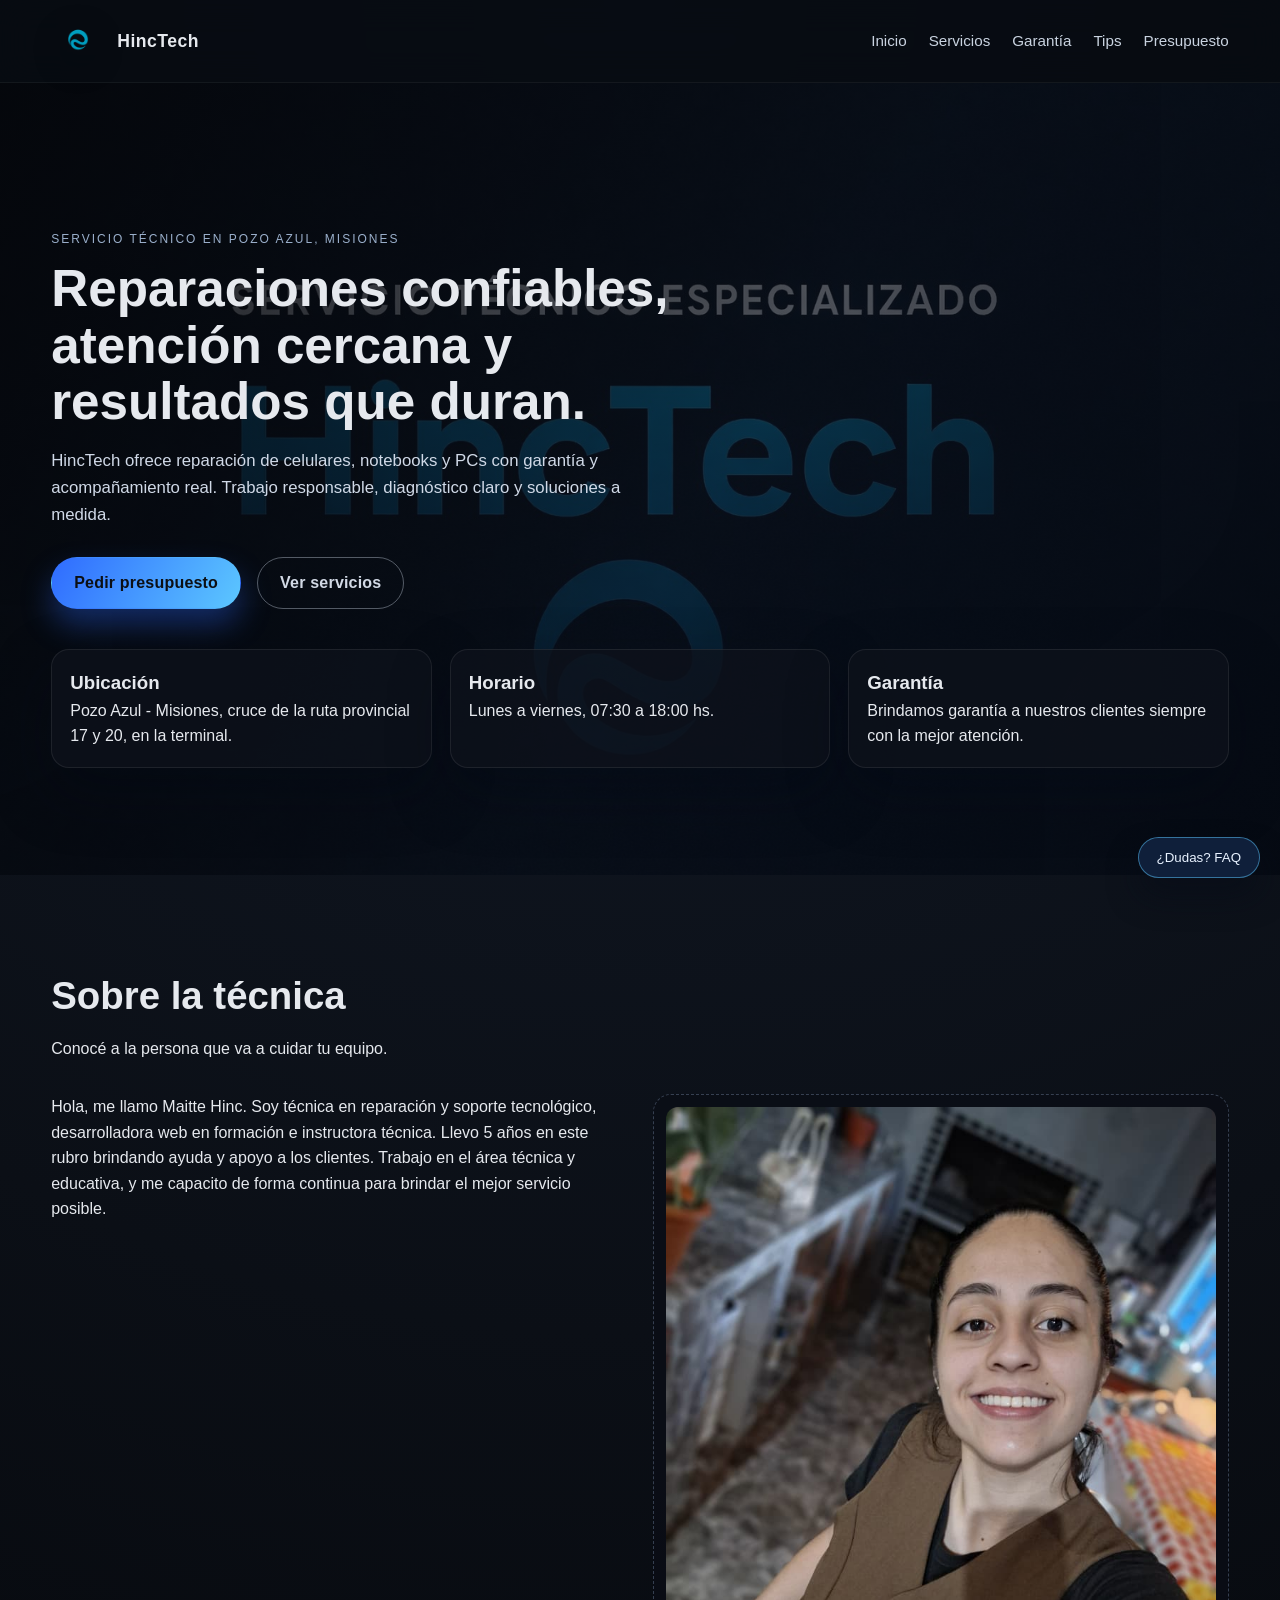
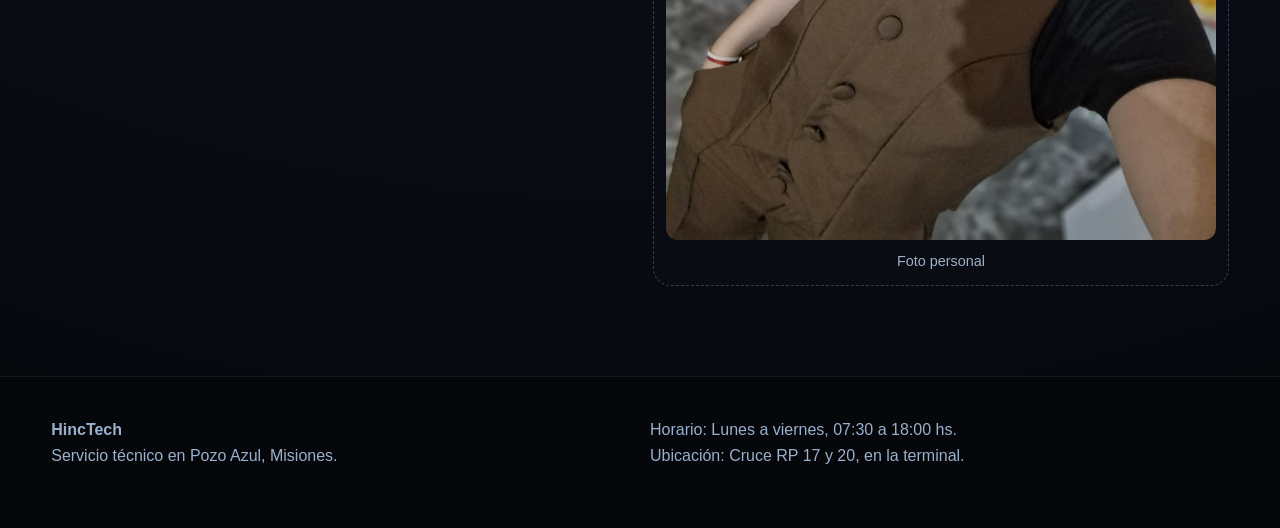
<file: index.html>
﻿<!doctype html>
<html lang="es-AR">
<head>
  <meta charset="utf-8" />
  <meta name="viewport" content="width=device-width, initial-scale=1" />
  <meta name="description" content="HincTech - Servicio técnico en Pozo Azul, Misiones. Reparación de celulares, notebooks y PCs con garantía." />
  <meta name="referrer" content="no-referrer" />
  <meta http-equiv="Permissions-Policy" content="geolocation=(), microphone=(), camera=()" />
  <meta http-equiv="Content-Security-Policy" content="default-src 'self'; img-src 'self' data:; style-src 'self' 'unsafe-inline' https://fonts.googleapis.com; font-src https://fonts.gstatic.com; script-src 'self'; base-uri 'self'; form-action 'self' https://wa.me; frame-ancestors 'none'" />
  <title>HincTech | Inicio</title>

  <link rel="preconnect" href="https://fonts.googleapis.com" />
  <link rel="preconnect" href="https://fonts.gstatic.com" crossorigin />
  <link href="https://fonts.googleapis.com/css2?family=Sora:wght@300;400;600;700&family=Space+Grotesk:wght@400;600&display=swap" rel="stylesheet" />
  <link rel="stylesheet" href="styles.css" />
</head>
<body>
  <a class="skip-link" href="#inicio">Saltar al contenido</a>

  <header class="site-header">
    <div class="container header-inner">
      <a class="brand" href="index.html" aria-label="HincTech">
        <img src="logo.png" alt="Logo de HincTech" width="140" height="140" />
        <span>HincTech</span>
      </a>

      <button class="nav-toggle" aria-expanded="false" aria-controls="site-nav" aria-label="Abrir menú">
        <span></span><span></span><span></span>
      </button>

      <nav id="site-nav" class="site-nav" aria-label="Principal">
        <a href="index.html">Inicio</a>
        <a href="servicios.html">Servicios</a>
        <a href="garantia.html">Garantía</a>
        <a href="tips.html">Tips</a>
        <a href="presupuesto.html">Presupuesto</a>
      </nav>
    </div>
  </header>

  <main id="inicio">
    <section class="hero">
      <img class="hero-media" src="portada.png" alt="HincTech servicio técnico" width="1600" height="900" fetchpriority="high" />
      <div class="hero-overlay"></div>
      <div class="container hero-content">
        <p class="eyebrow">Servicio técnico en Pozo Azul, Misiones</p>
        <h1>Reparaciones confiables, atención cercana y resultados que duran.</h1>
        <p class="lead">
          HincTech ofrece reparación de celulares, notebooks y PCs con garantía y acompañamiento real.
          Trabajo responsable, diagnóstico claro y soluciones a medida.
        </p>
        <div class="hero-actions">
          <a class="btn primary" href="presupuesto.html">Pedir presupuesto</a>
          <a class="btn ghost" href="servicios.html">Ver servicios</a>
        </div>

        <div class="info-grid">
          <div class="info-card">
            <h3>Ubicación</h3>
            <p>Pozo Azul - Misiones, cruce de la ruta provincial 17 y 20, en la terminal.</p>
          </div>
          <div class="info-card">
            <h3>Horario</h3>
            <p>Lunes a viernes, 07:30 a 18:00 hs.</p>
          </div>
          <div class="info-card">
            <h3>Garantía</h3>
            <p>Brindamos garantía a nuestros clientes siempre con la mejor atención.</p>
          </div>
        </div>
      </div>
    </section>

    <section class="section">
      <div class="container">
        <div class="section-head">
          <h2>Sobre la técnica</h2>
          <p>Conocé a la persona que va a cuidar tu equipo.</p>
        </div>
        <div class="two-col">
          <div>
            <p>
              Hola, me llamo Maitte Hinc. Soy técnica en reparación y soporte tecnológico, desarrolladora web en
              formación e instructora técnica. Llevo 5 años en este rubro brindando ayuda y apoyo a los clientes.
              Trabajo en el área técnica y educativa, y me capacito de forma continua para brindar el mejor servicio
              posible.
            </p>
          </div>
          <div class="photo-grid">
            <figure class="photo-slot">
              <img src="tecnica.png" alt="Foto de la técnica" loading="lazy" />
              <figcaption>Foto personal</figcaption>
            </figure>
          </div>
        </div>
      </div>
    </section>
  </main>

  <button class="faq-float" type="button" data-faq-open aria-haspopup="dialog" aria-controls="faq-modal">
    ¿Dudas? FAQ
  </button>

  <dialog id="faq-modal" class="faq-modal" aria-labelledby="faq-title">
    <div class="modal-inner">
      <div class="modal-header">
        <h2 id="faq-title">Preguntas frecuentes</h2>
        <button class="modal-close" type="button" data-faq-close aria-label="Cerrar">✕</button>
      </div>
      <div class="faq">
        <details open>
          <summary>¿Tienen local?</summary>
          <p>No, todavía no contamos con local físico.</p>
        </details>
        <details>
          <summary>¿Cuánto tarda una reparación?</summary>
          <p>
            Lo necesario. Trabajamos con responsabilidad y dedicación. Cada reparación tiene su tiempo para ser
            lo mejor posible y brindar una buena experiencia al cliente.
          </p>
        </details>
        <details>
          <summary>¿Cómo se entrega el celular para reparación?</summary>
          <p>El celular se puede dejar y retirar en el local de Leo, en la terminal.</p>
        </details>
        <details>
          <summary>¿Brindan garantía?</summary>
          <p>
            Sí. Todas nuestras reparaciones cuentan con garantía de 15 días. Si el dispositivo no se retira dentro
            de ese plazo ya no se otorga la garantía, y si permanece más de 15 días se cobra interés.
          </p>
        </details>
      </div>
    </div>
  </dialog>

  <footer class="site-footer">
    <div class="container footer-inner">
      <div>
        <strong>HincTech</strong>
        <p>Servicio técnico en Pozo Azul, Misiones.</p>
      </div>
      <div>
        <p>Horario: Lunes a viernes, 07:30 a 18:00 hs.</p>
        <p>Ubicación: Cruce RP 17 y 20, en la terminal.</p>
      </div>
    </div>
  </footer>

  <script src="script.js"></script>
</body>
</html>
</file>
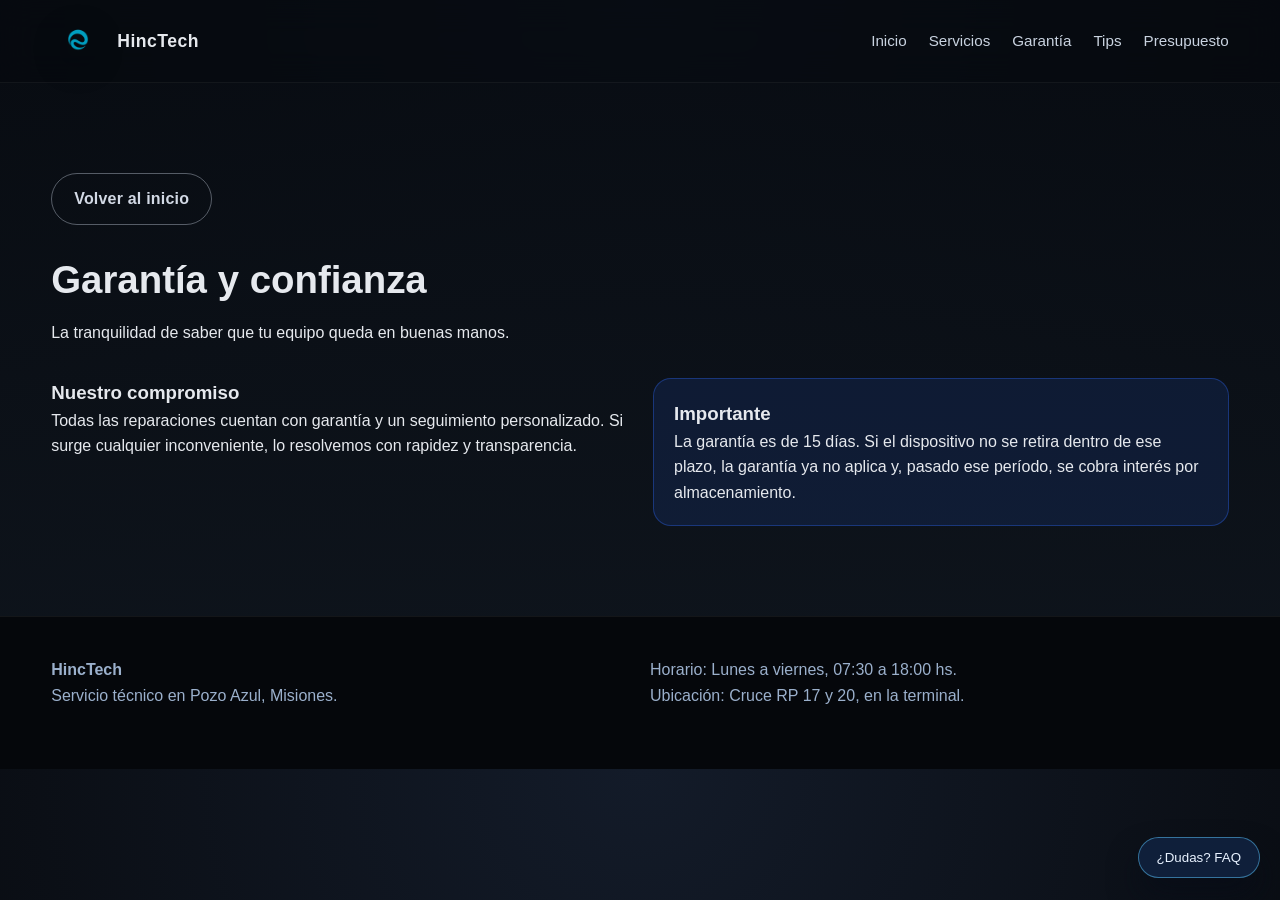
<file: garantia.html>
﻿<!doctype html>
<html lang="es-AR">
<head>
  <meta charset="utf-8" />
  <meta name="viewport" content="width=device-width, initial-scale=1" />
  <meta name="description" content="HincTech - Información de garantía y compromiso con el cliente." />
  <meta name="referrer" content="no-referrer" />
  <meta http-equiv="Permissions-Policy" content="geolocation=(), microphone=(), camera=()" />
  <meta http-equiv="Content-Security-Policy" content="default-src 'self'; img-src 'self' data:; style-src 'self' 'unsafe-inline' https://fonts.googleapis.com; font-src https://fonts.gstatic.com; script-src 'self'; base-uri 'self'; form-action 'self' https://wa.me; frame-ancestors 'none'" />
  <title>HincTech | Garantía</title>

  <link rel="preconnect" href="https://fonts.googleapis.com" />
  <link rel="preconnect" href="https://fonts.gstatic.com" crossorigin />
  <link href="https://fonts.googleapis.com/css2?family=Sora:wght@300;400;600;700&family=Space+Grotesk:wght@400;600&display=swap" rel="stylesheet" />
  <link rel="stylesheet" href="styles.css" />
</head>
<body>
  <a class="skip-link" href="#contenido">Saltar al contenido</a>

  <header class="site-header">
    <div class="container header-inner">
      <a class="brand" href="index.html" aria-label="HincTech">
        <img src="logo.png" alt="Logo de HincTech" width="140" height="140" />
        <span>HincTech</span>
      </a>

      <button class="nav-toggle" aria-expanded="false" aria-controls="site-nav" aria-label="Abrir menú">
        <span></span><span></span><span></span>
      </button>

      <nav id="site-nav" class="site-nav" aria-label="Principal">
        <a href="index.html">Inicio</a>
        <a href="servicios.html">Servicios</a>
        <a href="garantia.html">Garantía</a>
        <a href="tips.html">Tips</a>
        <a href="presupuesto.html">Presupuesto</a>
      </nav>
    </div>
  </header>

  <main id="contenido" class="section alt">
    <div class="container">
      <a class="btn ghost back-link" href="index.html">Volver al inicio</a>
      <div class="section-head">
        <h2>Garantía y confianza</h2>
        <p>La tranquilidad de saber que tu equipo queda en buenas manos.</p>
      </div>
      <div class="two-col">
        <div>
          <h3>Nuestro compromiso</h3>
          <p>
            Todas las reparaciones cuentan con garantía y un seguimiento personalizado. Si surge cualquier
            inconveniente, lo resolvemos con rapidez y transparencia.
          </p>
        </div>
        <div class="notice">
          <h3>Importante</h3>
          <p>
            La garantía es de 15 días. Si el dispositivo no se retira dentro de ese plazo, la garantía ya no aplica
            y, pasado ese período, se cobra interés por almacenamiento.
          </p>
        </div>
      </div>
    </div>
  </main>

  <button class="faq-float" type="button" data-faq-open aria-haspopup="dialog" aria-controls="faq-modal">
    ¿Dudas? FAQ
  </button>

  <dialog id="faq-modal" class="faq-modal" aria-labelledby="faq-title">
    <div class="modal-inner">
      <div class="modal-header">
        <h2 id="faq-title">Preguntas frecuentes</h2>
        <button class="modal-close" type="button" data-faq-close aria-label="Cerrar">✕</button>
      </div>
      <div class="faq">
        <details open>
          <summary>¿Tienen local?</summary>
          <p>No, todavía no contamos con local físico.</p>
        </details>
        <details>
          <summary>¿Cuánto tarda una reparación?</summary>
          <p>
            Lo necesario. Trabajamos con responsabilidad y dedicación. Cada reparación tiene su tiempo para ser
            lo mejor posible y brindar una buena experiencia al cliente.
          </p>
        </details>
        <details>
          <summary>¿Cómo se entrega el celular para reparación?</summary>
          <p>El celular se puede dejar y retirar en el local de Leo, en la terminal.</p>
        </details>
        <details>
          <summary>¿Brindan garantía?</summary>
          <p>
            Sí. Todas nuestras reparaciones cuentan con garantía de 15 días. Si el dispositivo no se retira dentro
            de ese plazo ya no se otorga la garantía, y si permanece más de 15 días se cobra interés.
          </p>
        </details>
      </div>
    </div>
  </dialog>

  <footer class="site-footer">
    <div class="container footer-inner">
      <div>
        <strong>HincTech</strong>
        <p>Servicio técnico en Pozo Azul, Misiones.</p>
      </div>
      <div>
        <p>Horario: Lunes a viernes, 07:30 a 18:00 hs.</p>
        <p>Ubicación: Cruce RP 17 y 20, en la terminal.</p>
      </div>
    </div>
  </footer>

  <script src="script.js"></script>
</body>
</html>
</file>
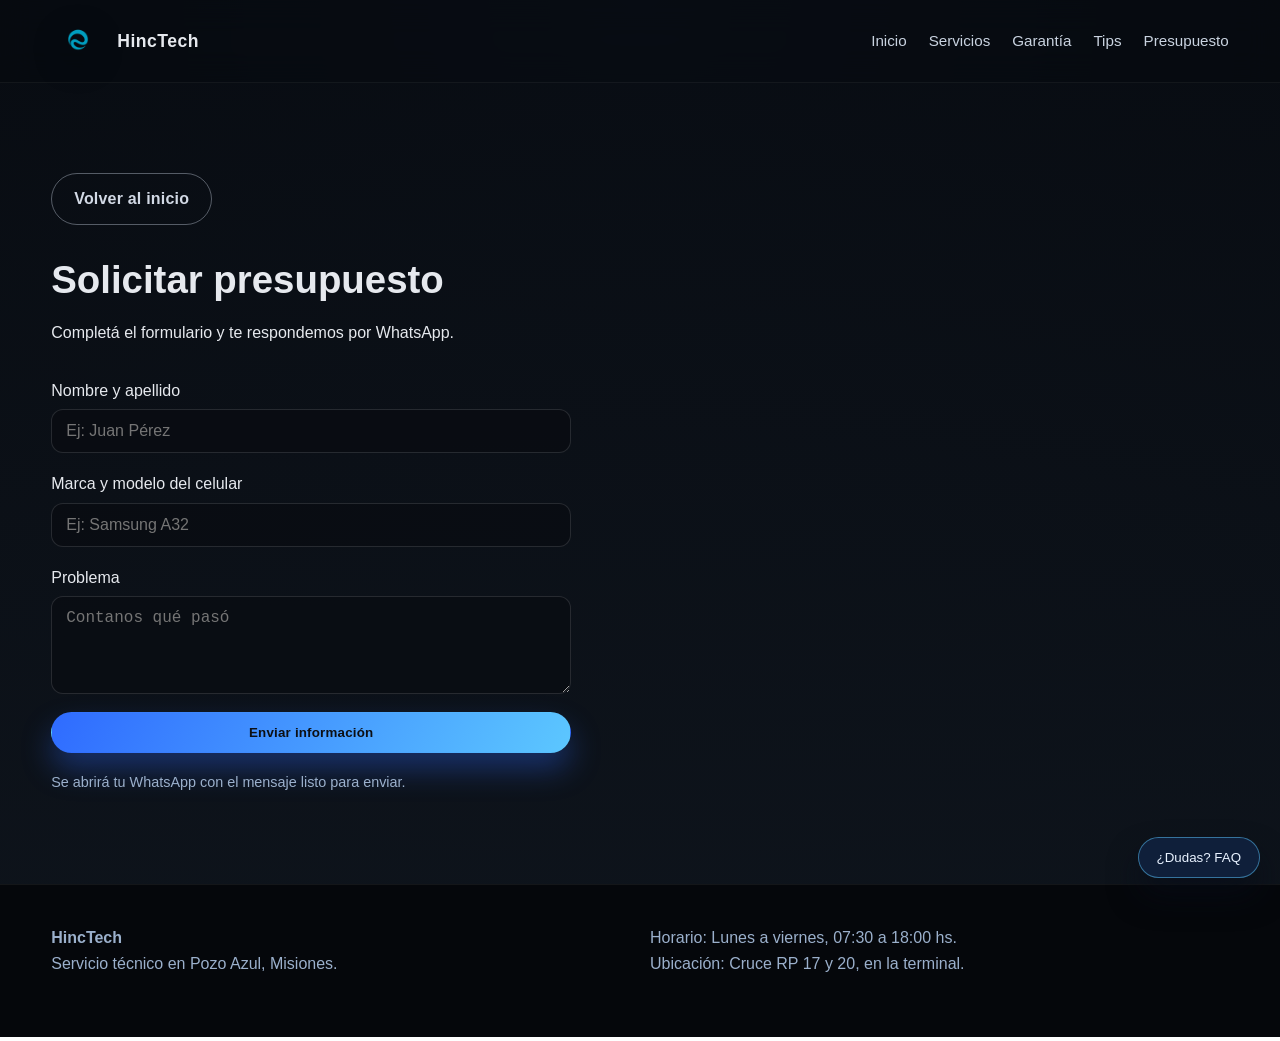
<file: presupuesto.html>
﻿<!doctype html>
<html lang="es-AR">
<head>
  <meta charset="utf-8" />
  <meta name="viewport" content="width=device-width, initial-scale=1" />
  <meta name="description" content="HincTech - Solicitar presupuesto para reparación de celulares." />
  <meta name="referrer" content="no-referrer" />
  <meta http-equiv="Permissions-Policy" content="geolocation=(), microphone=(), camera=()" />
  <meta http-equiv="Content-Security-Policy" content="default-src 'self'; img-src 'self' data:; style-src 'self' 'unsafe-inline' https://fonts.googleapis.com; font-src https://fonts.gstatic.com; script-src 'self'; base-uri 'self'; form-action 'self' https://wa.me; frame-ancestors 'none'" />
  <title>HincTech | Presupuesto</title>

  <link rel="preconnect" href="https://fonts.googleapis.com" />
  <link rel="preconnect" href="https://fonts.gstatic.com" crossorigin />
  <link href="https://fonts.googleapis.com/css2?family=Sora:wght@300;400;600;700&family=Space+Grotesk:wght@400;600&display=swap" rel="stylesheet" />
  <link rel="stylesheet" href="styles.css" />
</head>
<body>
  <a class="skip-link" href="#contenido">Saltar al contenido</a>

  <header class="site-header">
    <div class="container header-inner">
      <a class="brand" href="index.html" aria-label="HincTech">
        <img src="logo.png" alt="Logo de HincTech" width="140" height="140" />
        <span>HincTech</span>
      </a>

      <button class="nav-toggle" aria-expanded="false" aria-controls="site-nav" aria-label="Abrir menú">
        <span></span><span></span><span></span>
      </button>

      <nav id="site-nav" class="site-nav" aria-label="Principal">
        <a href="index.html">Inicio</a>
        <a href="servicios.html">Servicios</a>
        <a href="garantia.html">Garantía</a>
        <a href="tips.html">Tips</a>
        <a href="presupuesto.html">Presupuesto</a>
      </nav>
    </div>
  </header>

  <main id="contenido" class="section alt">
    <div class="container">
      <a class="btn ghost back-link" href="index.html">Volver al inicio</a>
      <div class="section-head">
        <h2>Solicitar presupuesto</h2>
        <p>Completá el formulario y te respondemos por WhatsApp.</p>
      </div>

      <form id="quote-form" class="quote-form" autocomplete="on">
        <div class="field">
          <label for="nombre">Nombre y apellido</label>
          <input id="nombre" name="nombre" type="text" required placeholder="Ej: Juan Pérez" />
        </div>
        <div class="field">
          <label for="modelo">Marca y modelo del celular</label>
          <input id="modelo" name="modelo" type="text" required placeholder="Ej: Samsung A32" />
        </div>
        <div class="field">
          <label for="problema">Problema</label>
          <textarea id="problema" name="problema" rows="4" required placeholder="Contanos qué pasó"></textarea>
        </div>
        <button class="btn primary" type="submit">Enviar información</button>
        <p class="small">Se abrirá tu WhatsApp con el mensaje listo para enviar.</p>
      </form>
    </div>
  </main>

  <button class="faq-float" type="button" data-faq-open aria-haspopup="dialog" aria-controls="faq-modal">
    ¿Dudas? FAQ
  </button>

  <dialog id="faq-modal" class="faq-modal" aria-labelledby="faq-title">
    <div class="modal-inner">
      <div class="modal-header">
        <h2 id="faq-title">Preguntas frecuentes</h2>
        <button class="modal-close" type="button" data-faq-close aria-label="Cerrar">✕</button>
      </div>
      <div class="faq">
        <details open>
          <summary>¿Tienen local?</summary>
          <p>No, todavía no contamos con local físico.</p>
        </details>
        <details>
          <summary>¿Cuánto tarda una reparación?</summary>
          <p>
            Lo necesario. Trabajamos con responsabilidad y dedicación. Cada reparación tiene su tiempo para ser
            lo mejor posible y brindar una buena experiencia al cliente.
          </p>
        </details>
        <details>
          <summary>¿Cómo se entrega el celular para reparación?</summary>
          <p>El celular se puede dejar y retirar en el local de Leo, en la terminal.</p>
        </details>
        <details>
          <summary>¿Brindan garantía?</summary>
          <p>
            Sí. Todas nuestras reparaciones cuentan con garantía de 15 días. Si el dispositivo no se retira dentro
            de ese plazo ya no se otorga la garantía, y si permanece más de 15 días se cobra interés.
          </p>
        </details>
      </div>
    </div>
  </dialog>

  <footer class="site-footer">
    <div class="container footer-inner">
      <div>
        <strong>HincTech</strong>
        <p>Servicio técnico en Pozo Azul, Misiones.</p>
      </div>
      <div>
        <p>Horario: Lunes a viernes, 07:30 a 18:00 hs.</p>
        <p>Ubicación: Cruce RP 17 y 20, en la terminal.</p>
      </div>
    </div>
  </footer>

  <script src="script.js"></script>
</body>
</html>
</file>
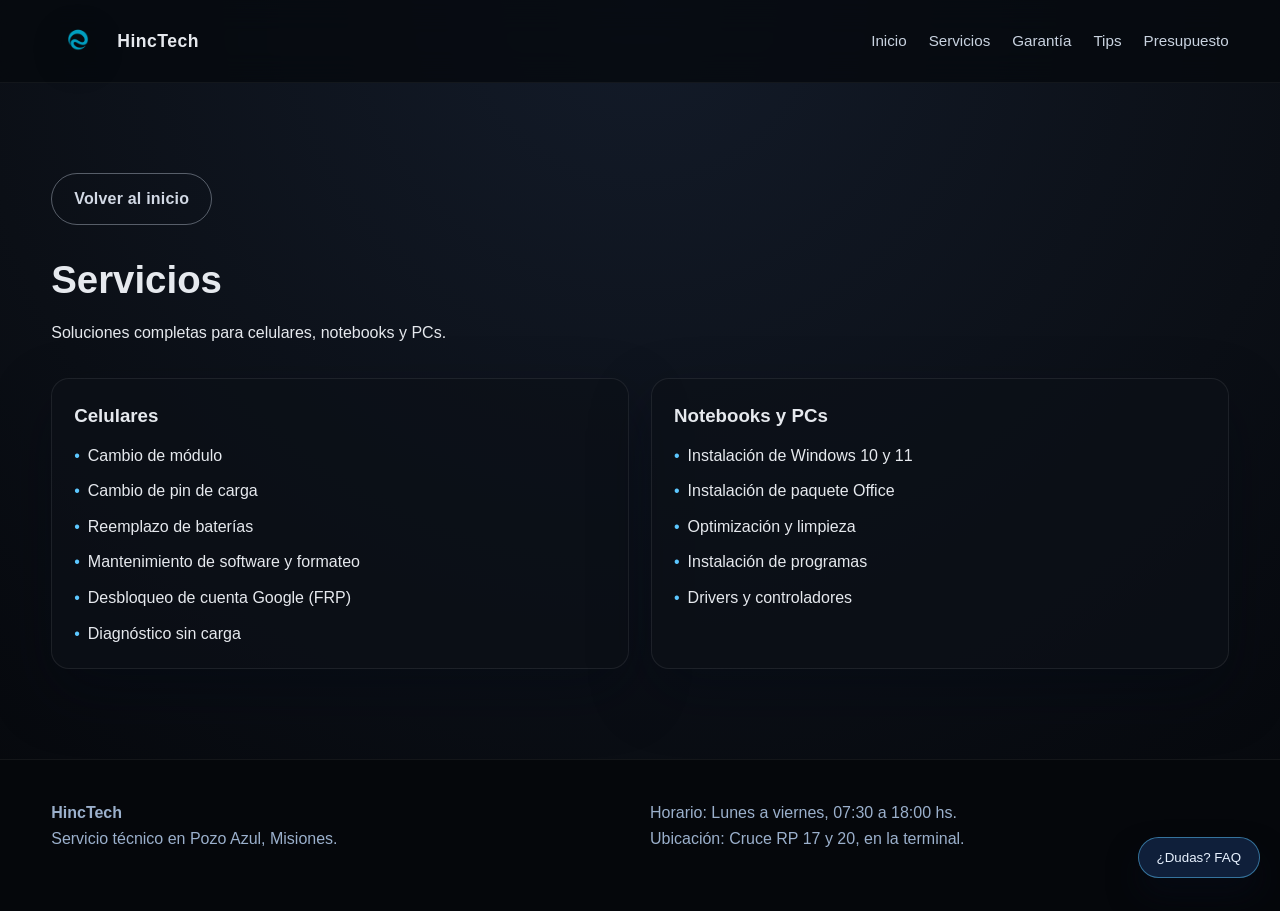
<file: servicios.html>
﻿<!doctype html>
<html lang="es-AR">
<head>
  <meta charset="utf-8" />
  <meta name="viewport" content="width=device-width, initial-scale=1" />
  <meta name="description" content="HincTech - Servicios de reparación para celulares, notebooks y PCs." />
  <meta name="referrer" content="no-referrer" />
  <meta http-equiv="Permissions-Policy" content="geolocation=(), microphone=(), camera=()" />
  <meta http-equiv="Content-Security-Policy" content="default-src 'self'; img-src 'self' data:; style-src 'self' 'unsafe-inline' https://fonts.googleapis.com; font-src https://fonts.gstatic.com; script-src 'self'; base-uri 'self'; form-action 'self' https://wa.me; frame-ancestors 'none'" />
  <title>HincTech | Servicios</title>

  <link rel="preconnect" href="https://fonts.googleapis.com" />
  <link rel="preconnect" href="https://fonts.gstatic.com" crossorigin />
  <link href="https://fonts.googleapis.com/css2?family=Sora:wght@300;400;600;700&family=Space+Grotesk:wght@400;600&display=swap" rel="stylesheet" />
  <link rel="stylesheet" href="styles.css" />
</head>
<body>
  <a class="skip-link" href="#contenido">Saltar al contenido</a>

  <header class="site-header">
    <div class="container header-inner">
      <a class="brand" href="index.html" aria-label="HincTech">
        <img src="logo.png" alt="Logo de HincTech" width="140" height="140" />
        <span>HincTech</span>
      </a>

      <button class="nav-toggle" aria-expanded="false" aria-controls="site-nav" aria-label="Abrir menú">
        <span></span><span></span><span></span>
      </button>

      <nav id="site-nav" class="site-nav" aria-label="Principal">
        <a href="index.html">Inicio</a>
        <a href="servicios.html">Servicios</a>
        <a href="garantia.html">Garantía</a>
        <a href="tips.html">Tips</a>
        <a href="presupuesto.html">Presupuesto</a>
      </nav>
    </div>
  </header>

  <main id="contenido" class="section">
    <div class="container">
      <a class="btn ghost back-link" href="index.html">Volver al inicio</a>
      <div class="section-head">
        <h2>Servicios</h2>
        <p>Soluciones completas para celulares, notebooks y PCs.</p>
      </div>

      <div class="services">
        <article class="service-card">
          <h3>Celulares</h3>
          <ul>
            <li>Cambio de módulo</li>
            <li>Cambio de pin de carga</li>
            <li>Reemplazo de baterías</li>
            <li>Mantenimiento de software y formateo</li>
            <li>Desbloqueo de cuenta Google (FRP)</li>
            <li>Diagnóstico sin carga</li>
          </ul>
        </article>

        <article class="service-card">
          <h3>Notebooks y PCs</h3>
          <ul>
            <li>Instalación de Windows 10 y 11</li>
            <li>Instalación de paquete Office</li>
            <li>Optimización y limpieza</li>
            <li>Instalación de programas</li>
            <li>Drivers y controladores</li>
          </ul>
        </article>
      </div>
    </div>
  </main>

  <button class="faq-float" type="button" data-faq-open aria-haspopup="dialog" aria-controls="faq-modal">
    ¿Dudas? FAQ
  </button>

  <dialog id="faq-modal" class="faq-modal" aria-labelledby="faq-title">
    <div class="modal-inner">
      <div class="modal-header">
        <h2 id="faq-title">Preguntas frecuentes</h2>
        <button class="modal-close" type="button" data-faq-close aria-label="Cerrar">✕</button>
      </div>
      <div class="faq">
        <details open>
          <summary>¿Tienen local?</summary>
          <p>No, todavía no contamos con local físico.</p>
        </details>
        <details>
          <summary>¿Cuánto tarda una reparación?</summary>
          <p>
            Lo necesario. Trabajamos con responsabilidad y dedicación. Cada reparación tiene su tiempo para ser
            lo mejor posible y brindar una buena experiencia al cliente.
          </p>
        </details>
        <details>
          <summary>¿Cómo se entrega el celular para reparación?</summary>
          <p>El celular se puede dejar y retirar en el local de Leo, en la terminal.</p>
        </details>
        <details>
          <summary>¿Brindan garantía?</summary>
          <p>
            Sí. Todas nuestras reparaciones cuentan con garantía de 15 días. Si el dispositivo no se retira dentro
            de ese plazo ya no se otorga la garantía, y si permanece más de 15 días se cobra interés.
          </p>
        </details>
      </div>
    </div>
  </dialog>

  <footer class="site-footer">
    <div class="container footer-inner">
      <div>
        <strong>HincTech</strong>
        <p>Servicio técnico en Pozo Azul, Misiones.</p>
      </div>
      <div>
        <p>Horario: Lunes a viernes, 07:30 a 18:00 hs.</p>
        <p>Ubicación: Cruce RP 17 y 20, en la terminal.</p>
      </div>
    </div>
  </footer>

  <script src="script.js"></script>
</body>
</html>
</file>
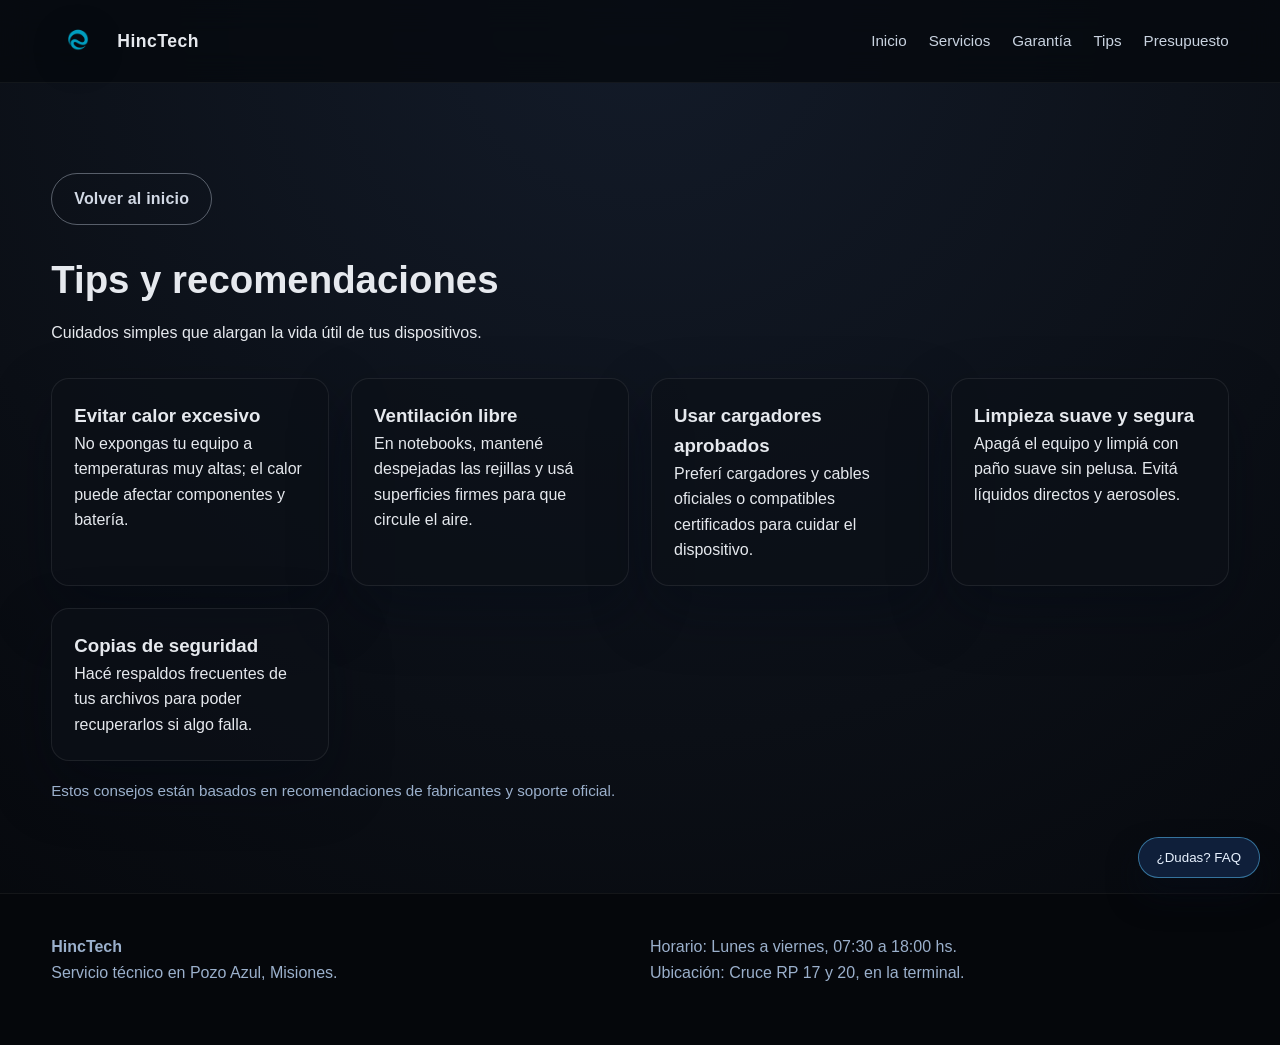
<file: tips.html>
﻿<!doctype html>
<html lang="es-AR">
<head>
  <meta charset="utf-8" />
  <meta name="viewport" content="width=device-width, initial-scale=1" />
  <meta name="description" content="HincTech - Tips y recomendaciones para el cuidado de dispositivos." />
  <meta name="referrer" content="no-referrer" />
  <meta http-equiv="Permissions-Policy" content="geolocation=(), microphone=(), camera=()" />
  <meta http-equiv="Content-Security-Policy" content="default-src 'self'; img-src 'self' data:; style-src 'self' 'unsafe-inline' https://fonts.googleapis.com; font-src https://fonts.gstatic.com; script-src 'self'; base-uri 'self'; form-action 'self' https://wa.me; frame-ancestors 'none'" />
  <title>HincTech | Tips</title>

  <link rel="preconnect" href="https://fonts.googleapis.com" />
  <link rel="preconnect" href="https://fonts.gstatic.com" crossorigin />
  <link href="https://fonts.googleapis.com/css2?family=Sora:wght@300;400;600;700&family=Space+Grotesk:wght@400;600&display=swap" rel="stylesheet" />
  <link rel="stylesheet" href="styles.css" />
</head>
<body>
  <a class="skip-link" href="#contenido">Saltar al contenido</a>

  <header class="site-header">
    <div class="container header-inner">
      <a class="brand" href="index.html" aria-label="HincTech">
        <img src="logo.png" alt="Logo de HincTech" width="140" height="140" />
        <span>HincTech</span>
      </a>

      <button class="nav-toggle" aria-expanded="false" aria-controls="site-nav" aria-label="Abrir menú">
        <span></span><span></span><span></span>
      </button>

      <nav id="site-nav" class="site-nav" aria-label="Principal">
        <a href="index.html">Inicio</a>
        <a href="servicios.html">Servicios</a>
        <a href="garantia.html">Garantía</a>
        <a href="tips.html">Tips</a>
        <a href="presupuesto.html">Presupuesto</a>
      </nav>
    </div>
  </header>

  <main id="contenido" class="section">
    <div class="container">
      <a class="btn ghost back-link" href="index.html">Volver al inicio</a>
      <div class="section-head">
        <h2>Tips y recomendaciones</h2>
        <p>Cuidados simples que alargan la vida útil de tus dispositivos.</p>
      </div>
      <div class="tips">
        <article class="tip-card">
          <h3>Evitar calor excesivo</h3>
          <p>No expongas tu equipo a temperaturas muy altas; el calor puede afectar componentes y batería.</p>
        </article>
        <article class="tip-card">
          <h3>Ventilación libre</h3>
          <p>En notebooks, mantené despejadas las rejillas y usá superficies firmes para que circule el aire.</p>
        </article>
        <article class="tip-card">
          <h3>Usar cargadores aprobados</h3>
          <p>Preferí cargadores y cables oficiales o compatibles certificados para cuidar el dispositivo.</p>
        </article>
        <article class="tip-card">
          <h3>Limpieza suave y segura</h3>
          <p>Apagá el equipo y limpiá con paño suave sin pelusa. Evitá líquidos directos y aerosoles.</p>
        </article>
        <article class="tip-card">
          <h3>Copias de seguridad</h3>
          <p>Hacé respaldos frecuentes de tus archivos para poder recuperarlos si algo falla.</p>
        </article>
      </div>
      <p class="helper">Estos consejos están basados en recomendaciones de fabricantes y soporte oficial.</p>
    </div>
  </main>

  <button class="faq-float" type="button" data-faq-open aria-haspopup="dialog" aria-controls="faq-modal">
    ¿Dudas? FAQ
  </button>

  <dialog id="faq-modal" class="faq-modal" aria-labelledby="faq-title">
    <div class="modal-inner">
      <div class="modal-header">
        <h2 id="faq-title">Preguntas frecuentes</h2>
        <button class="modal-close" type="button" data-faq-close aria-label="Cerrar">✕</button>
      </div>
      <div class="faq">
        <details open>
          <summary>¿Tienen local?</summary>
          <p>No, todavía no contamos con local físico.</p>
        </details>
        <details>
          <summary>¿Cuánto tarda una reparación?</summary>
          <p>
            Lo necesario. Trabajamos con responsabilidad y dedicación. Cada reparación tiene su tiempo para ser
            lo mejor posible y brindar una buena experiencia al cliente.
          </p>
        </details>
        <details>
          <summary>¿Cómo se entrega el celular para reparación?</summary>
          <p>El celular se puede dejar y retirar en el local de Leo, en la terminal.</p>
        </details>
        <details>
          <summary>¿Brindan garantía?</summary>
          <p>
            Sí. Todas nuestras reparaciones cuentan con garantía de 15 días. Si el dispositivo no se retira dentro
            de ese plazo ya no se otorga la garantía, y si permanece más de 15 días se cobra interés.
          </p>
        </details>
      </div>
    </div>
  </dialog>

  <footer class="site-footer">
    <div class="container footer-inner">
      <div>
        <strong>HincTech</strong>
        <p>Servicio técnico en Pozo Azul, Misiones.</p>
      </div>
      <div>
        <p>Horario: Lunes a viernes, 07:30 a 18:00 hs.</p>
        <p>Ubicación: Cruce RP 17 y 20, en la terminal.</p>
      </div>
    </div>
  </footer>

  <script src="script.js"></script>
</body>
</html>
</file>
<file: styles.css>
﻿:root {
  --ink: #0c0f14;
  --steel: #1c2430;
  --slate: #2a3342;
  --ash: #e6e9ee;
  --mist: #f4f6f9;
  --blue: #2f6bff;
  --blue-dark: #0f2f6b;
  --accent: #5cc7ff;
  --shadow: 0 24px 60px rgba(3, 8, 20, 0.35);
  --radius: 18px;
  --max: 1180px;
}

* {
  box-sizing: border-box;
  margin: 0;
  padding: 0;
}

html {
  scroll-behavior: smooth;
}

body {
  font-family: "Sora", "Space Grotesk", sans-serif;
  color: var(--ash);
  background: radial-gradient(circle at top, #131b29 0%, #0b0f16 60%, #05070b 100%);
  line-height: 1.6;
}

img {
  max-width: 100%;
  display: block;
}

a {
  color: inherit;
  text-decoration: none;
}

.container {
  width: min(92%, var(--max));
  margin: 0 auto;
}

.skip-link {
  position: absolute;
  left: -999px;
  top: 0;
  background: #fff;
  color: #000;
  padding: 8px 12px;
  z-index: 9999;
}

.skip-link:focus {
  left: 16px;
  top: 16px;
}

.site-header {
  position: sticky;
  top: 0;
  z-index: 100;
  background: rgba(6, 9, 14, 0.8);
  backdrop-filter: blur(16px);
  border-bottom: 1px solid rgba(255, 255, 255, 0.05);
}

.header-inner {
  display: flex;
  align-items: center;
  justify-content: space-between;
  padding: 14px 0;
}

.brand {
  display: flex;
  align-items: center;
  gap: 12px;
  font-weight: 700;
  letter-spacing: 0.5px;
  font-size: 1.1rem;
}

.brand img {
  width: 54px;
  height: 54px;
  object-fit: contain;
  filter: drop-shadow(0 10px 20px rgba(0, 0, 0, 0.4));
}

.nav-toggle {
  display: none;
  background: transparent;
  border: none;
  width: 44px;
  height: 44px;
  position: relative;
  cursor: pointer;
}

.nav-toggle span {
  position: absolute;
  left: 8px;
  right: 8px;
  height: 2px;
  background: var(--ash);
  transition: transform 0.2s ease;
}

.nav-toggle span:nth-child(1) { top: 12px; }
.nav-toggle span:nth-child(2) { top: 21px; }
.nav-toggle span:nth-child(3) { top: 30px; }

.site-nav {
  display: flex;
  gap: 22px;
  align-items: center;
  font-size: 0.95rem;
}

.site-nav a {
  color: #c9d3e0;
  transition: color 0.2s ease;
}

.site-nav a:hover {
  color: var(--accent);
}

.hero {
  position: relative;
  min-height: 88vh;
  display: grid;
  place-items: center;
  overflow: hidden;
}

.hero-media {
  position: absolute;
  inset: 0;
  width: 100%;
  height: 100%;
  object-fit: cover;
}

.hero-overlay {
  position: absolute;
  inset: 0;
  background: linear-gradient(120deg, rgba(5, 7, 11, 0.9) 0%, rgba(10, 15, 24, 0.7) 55%, rgba(6, 10, 18, 0.9) 100%);
}

.hero-content {
  position: relative;
  padding: 120px 0 80px;
}

.eyebrow {
  text-transform: uppercase;
  letter-spacing: 2px;
  font-size: 0.75rem;
  color: #9bb0cc;
  margin-bottom: 12px;
}

h1 {
  font-size: clamp(2.2rem, 4vw, 3.7rem);
  max-width: 680px;
  line-height: 1.1;
}

.lead {
  margin-top: 18px;
  font-size: 1.05rem;
  max-width: 620px;
  color: #d0d9e7;
}

.hero-actions {
  display: flex;
  gap: 16px;
  flex-wrap: wrap;
  margin: 28px 0 40px;
}

.btn {
  display: inline-flex;
  align-items: center;
  justify-content: center;
  padding: 12px 22px;
  border-radius: 999px;
  font-weight: 600;
  letter-spacing: 0.2px;
  border: 1px solid transparent;
  transition: transform 0.2s ease, box-shadow 0.2s ease;
}

.btn.primary {
  background: linear-gradient(120deg, var(--blue) 0%, var(--accent) 100%);
  color: var(--ink);
  box-shadow: 0 16px 30px rgba(47, 107, 255, 0.35);
}

.btn.ghost {
  border-color: rgba(200, 210, 226, 0.4);
  color: #d2d9e5;
  background: transparent;
}

.btn:hover {
  transform: translateY(-2px);
  box-shadow: 0 18px 32px rgba(0, 0, 0, 0.35);
}

.info-grid {
  display: grid;
  grid-template-columns: repeat(auto-fit, minmax(220px, 1fr));
  gap: 18px;
  margin-top: 24px;
}

.info-card {
  background: rgba(14, 18, 27, 0.75);
  border: 1px solid rgba(255, 255, 255, 0.08);
  padding: 18px;
  border-radius: var(--radius);
  box-shadow: var(--shadow);
}

.section {
  padding: 90px 0;
}

.section.alt {
  background: linear-gradient(180deg, rgba(8, 12, 18, 0.9) 0%, rgba(14, 20, 28, 0.9) 100%);
}

.section-head {
  display: flex;
  flex-direction: column;
  gap: 10px;
  margin-bottom: 32px;
}

.back-link {
  margin-bottom: 24px;
  align-self: flex-start;
}

.section-head h2 {
  font-size: clamp(1.8rem, 3vw, 2.6rem);
}

.services,
.tips {
  display: grid;
  grid-template-columns: repeat(auto-fit, minmax(260px, 1fr));
  gap: 22px;
}

.service-card,
.tip-card {
  background: rgba(12, 16, 24, 0.7);
  border-radius: var(--radius);
  padding: 22px;
  border: 1px solid rgba(255, 255, 255, 0.08);
  box-shadow: var(--shadow);
}

.service-card ul {
  margin-top: 12px;
  display: grid;
  gap: 10px;
  list-style: none;
}

.service-card li::before {
  content: "•";
  margin-right: 8px;
  color: var(--accent);
}

.two-col {
  display: grid;
  grid-template-columns: repeat(auto-fit, minmax(280px, 1fr));
  gap: 26px;
  align-items: start;
}

.notice {
  background: rgba(47, 107, 255, 0.12);
  border: 1px solid rgba(47, 107, 255, 0.35);
  padding: 20px;
  border-radius: var(--radius);
}

.photo-grid {
  display: grid;
  grid-template-columns: repeat(auto-fit, minmax(160px, 1fr));
  gap: 16px;
}

.photo-slot {
  background: rgba(10, 14, 22, 0.7);
  border: 1px dashed rgba(120, 140, 170, 0.4);
  padding: 12px;
  border-radius: var(--radius);
  text-align: center;
}

.photo-slot img {
  border-radius: 12px;
}

.photo-slot figcaption {
  margin-top: 10px;
  font-size: 0.9rem;
  color: #9db1c9;
}

.faq {
  display: grid;
  gap: 12px;
}

.faq details {
  background: rgba(12, 16, 24, 0.7);
  border-radius: 14px;
  padding: 14px 18px;
  border: 1px solid rgba(255, 255, 255, 0.08);
}

.faq summary {
  cursor: pointer;
  font-weight: 600;
}

.helper {
  margin-top: 18px;
  color: #9bb0cc;
  font-size: 0.95rem;
}

.quote-form {
  max-width: 520px;
  display: grid;
  gap: 18px;
}

.field {
  display: grid;
  gap: 6px;
}

.field input,
.field textarea {
  border-radius: 12px;
  border: 1px solid rgba(255, 255, 255, 0.12);
  padding: 12px 14px;
  background: rgba(9, 12, 18, 0.7);
  color: var(--ash);
  font-size: 1rem;
}

.small {
  font-size: 0.9rem;
  color: #9bb0cc;
}

.faq-float {
  position: fixed;
  right: 20px;
  bottom: 22px;
  background: #0f1f3a;
  border: 1px solid rgba(92, 199, 255, 0.5);
  color: #e8f2ff;
  padding: 12px 18px;
  border-radius: 999px;
  box-shadow: 0 18px 30px rgba(7, 12, 24, 0.6);
  z-index: 90;
}

.faq-modal {
  border: none;
  padding: 0;
  border-radius: 22px;
  width: min(92vw, 720px);
  background: rgba(10, 14, 22, 0.98);
  color: var(--ash);
  box-shadow: var(--shadow);
}

.faq-modal::backdrop {
  background: rgba(3, 6, 12, 0.75);
  backdrop-filter: blur(4px);
}

.faq-modal .modal-inner {
  padding: 28px;
}

.faq-modal .modal-header {
  display: flex;
  align-items: center;
  justify-content: space-between;
  gap: 12px;
  margin-bottom: 16px;
}

.faq-modal .modal-close {
  background: transparent;
  border: 1px solid rgba(255, 255, 255, 0.2);
  color: var(--ash);
  width: 36px;
  height: 36px;
  border-radius: 50%;
  cursor: pointer;
}

.site-footer {
  background: #05070b;
  padding: 40px 0 60px;
  border-top: 1px solid rgba(255, 255, 255, 0.06);
}

.footer-inner {
  display: grid;
  gap: 20px;
  grid-template-columns: repeat(auto-fit, minmax(220px, 1fr));
  color: #9bb0cc;
}

@media (max-width: 900px) {
  .site-nav {
    position: fixed;
    top: 70px;
    right: 16px;
    background: rgba(6, 10, 16, 0.96);
    border: 1px solid rgba(255, 255, 255, 0.08);
    border-radius: 18px;
    padding: 18px;
    display: none;
    flex-direction: column;
    gap: 14px;
    width: min(70vw, 280px);
    box-shadow: var(--shadow);
  }

  .site-nav.open {
    display: flex;
  }

  .nav-toggle {
    display: inline-flex;
  }

  .hero-content {
    padding-top: 100px;
  }
}

@media (max-width: 600px) {
  .hero {
    min-height: 80vh;
    display: grid;
  }

  .hero-media {
    position: absolute;
    height: 100%;
    object-fit: cover;
    object-position: center 22%;
  }

  .hero-overlay {
    display: block;
    background: linear-gradient(180deg, rgba(5, 7, 11, 0.85) 0%, rgba(8, 12, 18, 0.7) 55%, rgba(6, 10, 18, 0.9) 100%);
  }

  .hero-content {
    padding: 100px 0 70px;
  }

  h1 {
    font-size: 2.05rem;
  }

  .lead {
    font-size: 1rem;
  }

  .hero-actions {
    flex-direction: column;
    align-items: stretch;
  }

  .info-grid {
    gap: 12px;
  }

  .faq-float {
    right: 12px;
    bottom: 12px;
  }
}

@media (prefers-reduced-motion: reduce) {
  html {
    scroll-behavior: auto;
  }

  .btn,
  .site-nav a {
    transition: none;
  }
}
</file>
